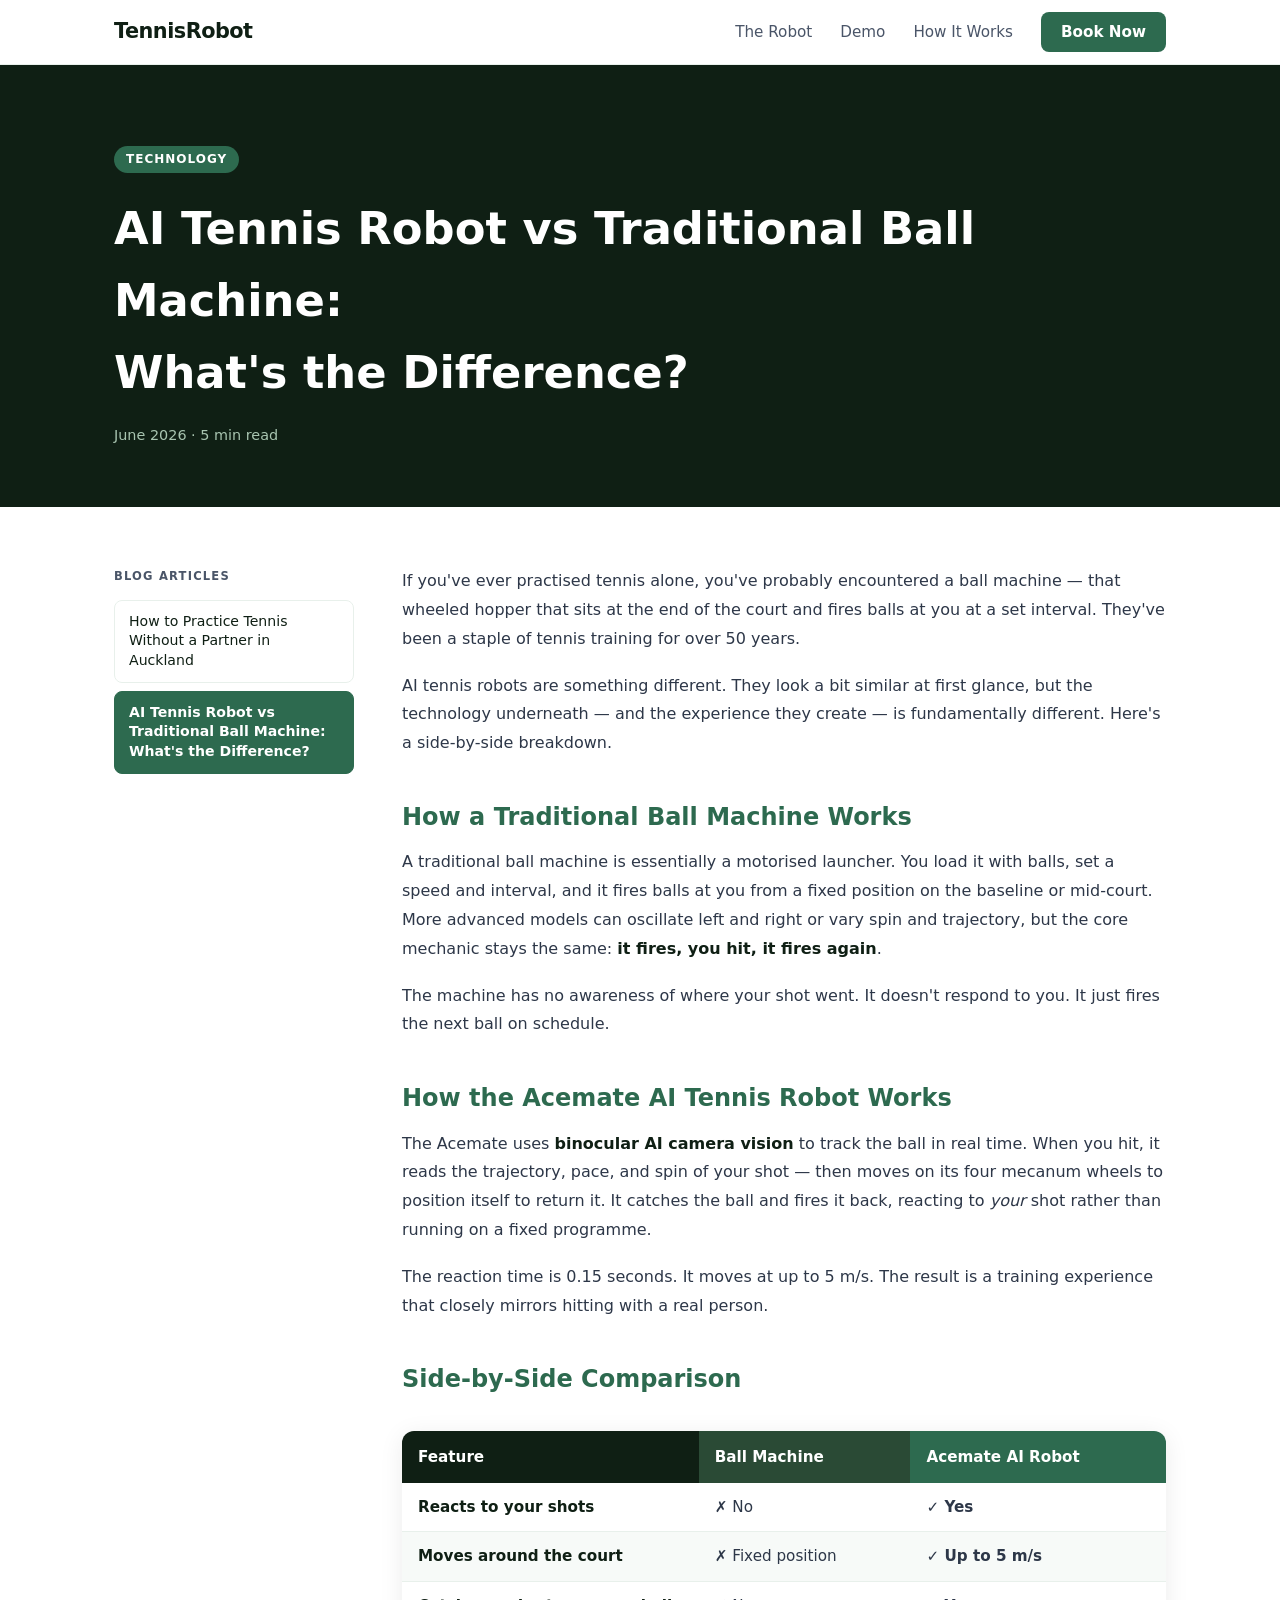
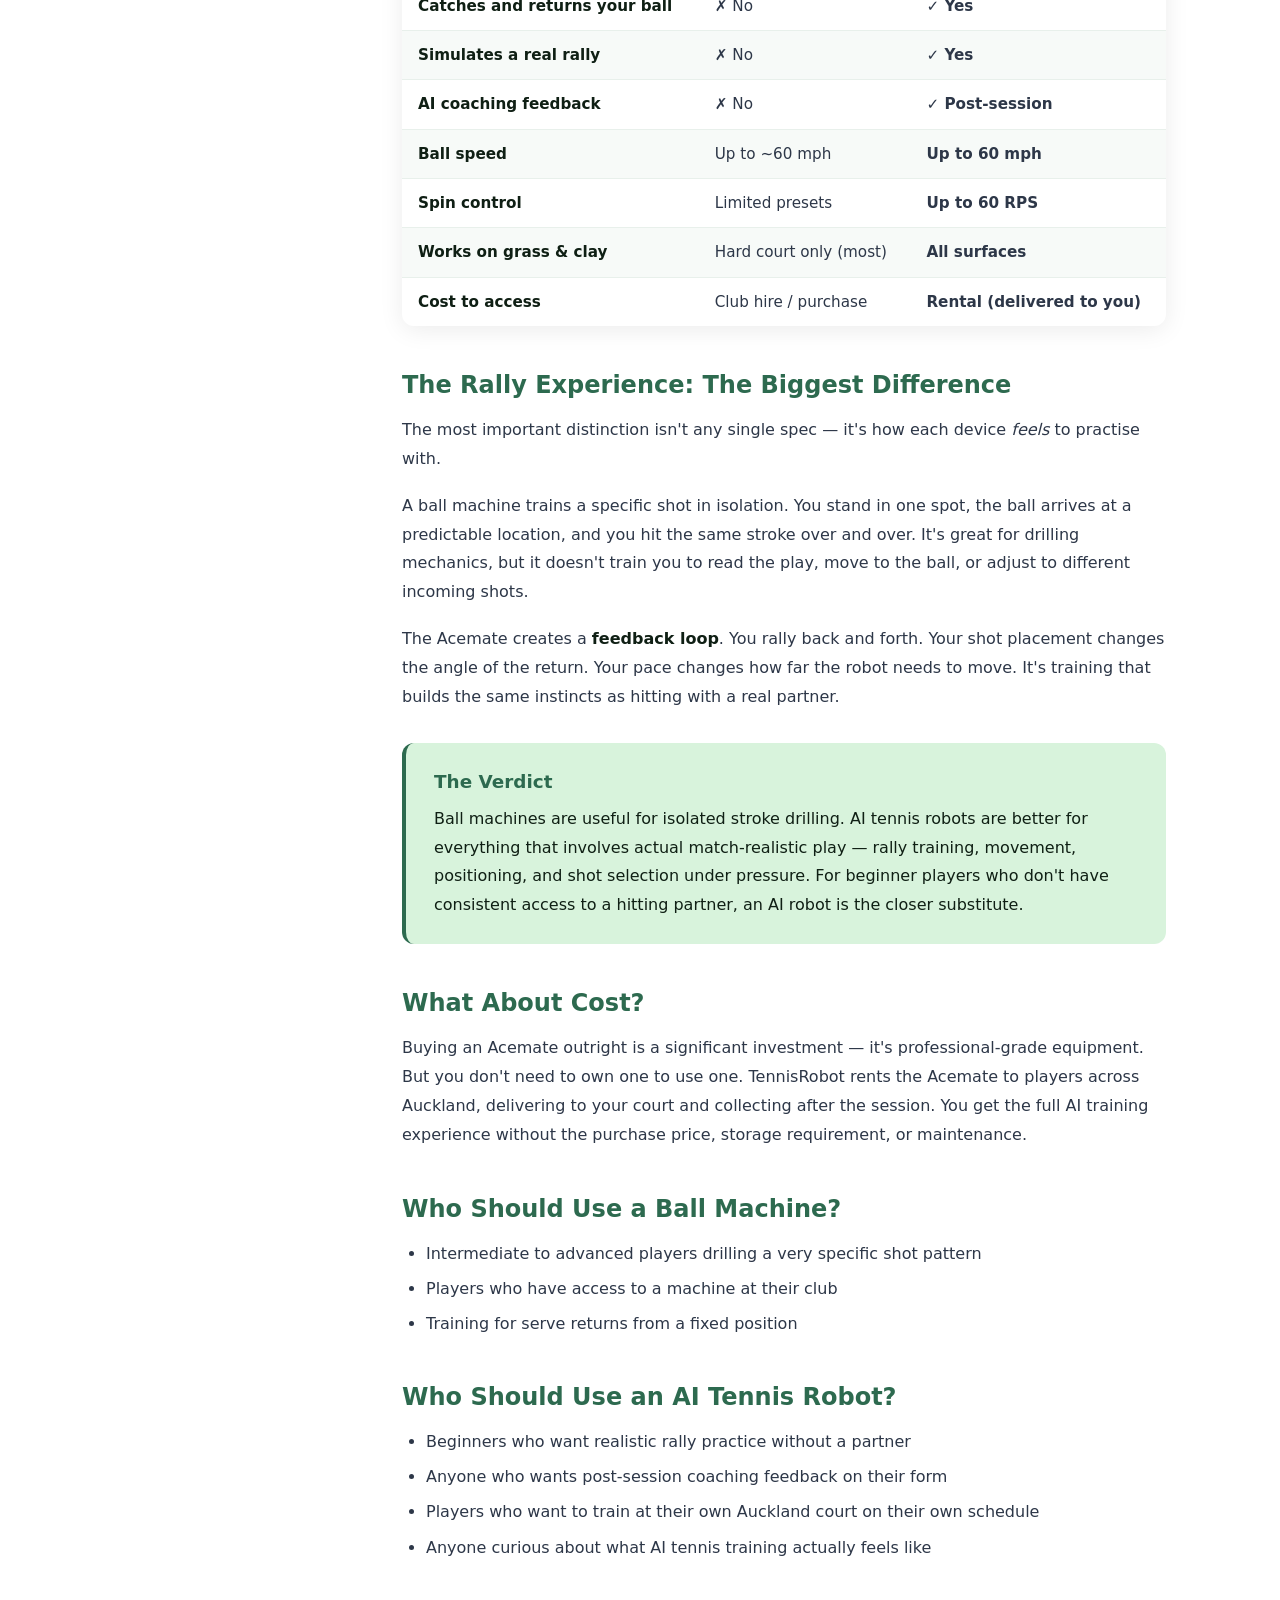
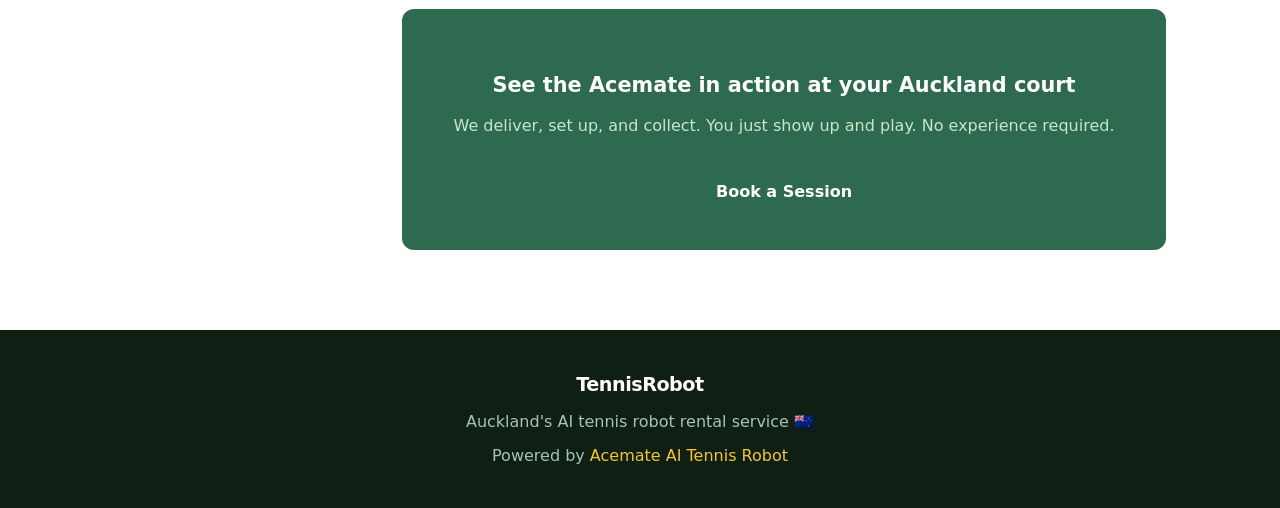
<file: blog/ai-tennis-robot-vs-ball-machine.html>
<!DOCTYPE html>
<html lang="en">
<head>
  <meta charset="UTF-8" />
  <meta name="viewport" content="width=device-width, initial-scale=1.0" />
  <title>AI Tennis Robot vs Ball Machine — What's the Difference? | TennisRobot</title>
  <meta name="description" content="Traditional ball machines vs AI tennis robots like the Acemate — a side-by-side comparison of how they work, who they suit, and what they cost." />
  <link rel="canonical" href="https://www.tennisrobot.co.nz/blog/ai-tennis-robot-vs-ball-machine.html" />

  <meta property="og:type" content="article" />
  <meta property="og:url" content="https://www.tennisrobot.co.nz/blog/ai-tennis-robot-vs-ball-machine.html" />
  <meta property="og:title" content="AI Tennis Robot vs Traditional Ball Machine: What's the Difference?" />
  <meta property="og:description" content="Ball machines vs AI tennis robots — a side-by-side comparison of how they work, who they suit, and what they cost." />
  <meta property="og:image" content="https://www.tennisrobot.co.nz/images/acemate-2-crop.webp" />

  <script type="application/ld+json">
  {
    "@context": "https://schema.org",
    "@type": "Article",
    "headline": "AI Tennis Robot vs Traditional Ball Machine: What's the Difference?",
    "description": "Ball machines have been around for decades. AI tennis robots like the Acemate are something completely different — here's a side-by-side comparison.",
    "url": "https://www.tennisrobot.co.nz/blog/ai-tennis-robot-vs-ball-machine.html",
    "datePublished": "2026-06-15",
    "publisher": {
      "@type": "Organization",
      "name": "TennisRobot",
      "url": "https://www.tennisrobot.co.nz"
    }
  }
  </script>

  <style>
    *, *::before, *::after { box-sizing: border-box; margin: 0; padding: 0; }
    :root {
      --green: #2d6a4f; --green-light: #40916c; --green-pale: #d8f3dc;
      --yellow: #f4c430; --dark: #0f1f14; --gray: #4a5568;
      --light: #f7faf8; --white: #ffffff; --radius: 12px;
      --shadow: 0 4px 24px rgba(0,0,0,0.08);
    }
    html { scroll-behavior: smooth; }
    body { font-family: 'Segoe UI', system-ui, sans-serif; color: var(--dark); background: var(--white); line-height: 1.6; }
    .container { max-width: 1100px; margin: 0 auto; padding: 0 24px; }
    .btn-primary { display: inline-block; background: var(--green); color: var(--white); padding: 14px 32px; border-radius: 8px; font-weight: 700; font-size: 1rem; text-decoration: none; border: none; cursor: pointer; transition: background 0.2s, transform 0.15s; }
    .btn-primary:hover { background: var(--green-light); transform: translateY(-2px); }
    .nav { position: sticky; top: 0; z-index: 100; background: rgba(255,255,255,0.95); backdrop-filter: blur(8px); border-bottom: 1px solid #e8f0eb; }
    .nav-inner { display: flex; align-items: center; justify-content: space-between; height: 64px; }
    .logo { font-size: 1.3rem; font-weight: 900; color: var(--dark); text-decoration: none; letter-spacing: -0.5px; }
    nav { display: flex; align-items: center; gap: 28px; }
    nav a { text-decoration: none; color: var(--gray); font-weight: 500; font-size: 0.95rem; transition: color 0.2s; }
    nav a:hover { color: var(--green); }
    .btn-nav { background: var(--green); color: var(--white) !important; padding: 8px 20px; border-radius: 8px; font-weight: 700 !important; }
    .btn-nav:hover { background: var(--green-light); }
    .footer { background: var(--dark); color: #a8c4b0; padding: 40px 0; text-align: center; }
    .footer-inner { display: flex; flex-direction: column; align-items: center; gap: 8px; }
    .footer .logo { font-size: 1.2rem; color: var(--white); }
    .footer a { color: var(--yellow); text-decoration: none; }
    .footer a:hover { text-decoration: underline; }
    @media (max-width: 768px) { nav a:not(.btn-nav) { display: none; } }
  </style>
  <style>
    .blog-hero {
      background: var(--dark);
      color: var(--white);
      padding: 80px 0 60px;
    }
    .blog-hero .blog-tag {
      display: inline-block;
      background: var(--green);
      color: var(--white);
      font-size: 0.75rem;
      font-weight: 700;
      text-transform: uppercase;
      letter-spacing: 1px;
      padding: 4px 12px;
      border-radius: 20px;
      margin-bottom: 20px;
    }
    .blog-hero h1 { color: var(--white); font-size: clamp(1.8rem, 4vw, 2.8rem); margin-bottom: 16px; }
    .blog-hero .meta { color: #a8c4b0; font-size: 0.9rem; }

    .blog-layout { display: grid; grid-template-columns: 240px 1fr; gap: 48px; max-width: 1100px; margin: 0 auto; padding: 60px 24px 80px; align-items: start; }
    .blog-sidebar { position: sticky; top: 80px; }
    .sidebar-title { font-size: 0.72rem; font-weight: 700; text-transform: uppercase; letter-spacing: 1.2px; color: var(--gray); margin-bottom: 14px; }
    .sidebar-link { display: block; padding: 11px 14px; border-radius: 8px; text-decoration: none; color: var(--dark); font-size: 0.88rem; font-weight: 500; line-height: 1.4; margin-bottom: 8px; border: 1.5px solid #e8f0eb; transition: all 0.2s; }
    .sidebar-link:hover { border-color: var(--green); color: var(--green); }
    .sidebar-link.active { background: var(--green); color: var(--white); border-color: var(--green); font-weight: 700; }
    .blog-content { min-width: 0; }
    .blog-content h2 { font-size: 1.5rem; margin: 40px 0 12px; color: var(--green); }
    .blog-content h3 { font-size: 1.15rem; margin: 28px 0 8px; }
    .blog-content p { color: #2d3748; margin-bottom: 18px; line-height: 1.8; }
    .blog-content ul { margin: 0 0 18px 24px; }
    .blog-content ul li { color: #2d3748; margin-bottom: 8px; line-height: 1.7; }
    .blog-content strong { color: var(--dark); }
    @media (max-width: 768px) { .blog-layout { grid-template-columns: 1fr; } .blog-sidebar { position: static; } }

    /* Comparison table */
    .compare-table {
      width: 100%;
      border-collapse: collapse;
      margin: 32px 0;
      font-size: 0.95rem;
      border-radius: var(--radius);
      overflow: hidden;
      box-shadow: var(--shadow);
    }
    .compare-table th {
      background: var(--dark);
      color: var(--white);
      padding: 14px 16px;
      text-align: left;
      font-weight: 700;
    }
    .compare-table th:first-child { background: var(--dark); }
    .compare-table th:nth-child(2) { background: #2a4a35; }
    .compare-table th:nth-child(3) { background: var(--green); }
    .compare-table td {
      padding: 12px 16px;
      border-bottom: 1px solid #e8f0eb;
      color: #2d3748;
      vertical-align: top;
    }
    .compare-table tr:last-child td { border-bottom: none; }
    .compare-table tr:nth-child(even) td { background: var(--light); }
    .compare-table td:first-child { font-weight: 600; color: var(--dark); }
    .win { color: var(--green); font-weight: 700; }

    .verdict-box {
      background: var(--green-pale);
      border-radius: var(--radius);
      padding: 24px 28px;
      margin: 32px 0;
      border-left: 4px solid var(--green);
    }
    .verdict-box h3 { color: var(--green); margin: 0 0 8px; }
    .verdict-box p { margin: 0; color: var(--dark); }

    .cta-box {
      background: var(--green);
      color: var(--white);
      border-radius: var(--radius);
      padding: 32px;
      text-align: center;
      margin: 48px 0 0;
    }
    .cta-box h3 { color: var(--white); font-size: 1.3rem; margin-bottom: 10px; }
    .cta-box p { color: #c8e6c9; margin-bottom: 24px; }
    .back-link { color: var(--green); font-weight: 600; text-decoration: none; font-size: 0.9rem; }
    .back-link:hover { text-decoration: underline; }
  </style>
</head>
<body>

  <!-- NAV -->
  <header class="nav">
    <div class="container nav-inner">
      <a href="https://www.tennisrobot.co.nz/" class="logo">TennisRobot</a>
      <nav>
        <a href="https://www.tennisrobot.co.nz/#about">The Robot</a>
        <a href="https://www.tennisrobot.co.nz/#demo">Demo</a>
        <a href="https://www.tennisrobot.co.nz/#how-it-works">How It Works</a>
        <a href="https://www.tennisrobot.co.nz/#contact" class="btn-nav">Book Now</a>
      </nav>
    </div>
  </header>

  <!-- HERO -->
  <section class="blog-hero">
    <div class="container">
      <span class="blog-tag">Technology</span>
      <h1>AI Tennis Robot vs Traditional Ball Machine:<br />What's the Difference?</h1>
      <p class="meta">June 2026 · 5 min read</p>
    </div>
  </section>

  <!-- ARTICLE BODY -->
  <div class="blog-layout">

    <!-- SIDEBAR -->
    <aside class="blog-sidebar">
      <p class="sidebar-title">Blog Articles</p>
      <a href="how-to-practice-tennis-without-a-partner.html" class="sidebar-link">How to Practice Tennis Without a Partner in Auckland</a>
      <a href="ai-tennis-robot-vs-ball-machine.html" class="sidebar-link active">AI Tennis Robot vs Traditional Ball Machine: What's the Difference?</a>
    </aside>

    <!-- MAIN CONTENT -->
    <article class="blog-content">
    <p style="margin-top: 0;">If you've ever practised tennis alone, you've probably encountered a ball machine — that wheeled hopper that sits at the end of the court and fires balls at you at a set interval. They've been a staple of tennis training for over 50 years.</p>

    <p>AI tennis robots are something different. They look a bit similar at first glance, but the technology underneath — and the experience they create — is fundamentally different. Here's a side-by-side breakdown.</p>

    <h2>How a Traditional Ball Machine Works</h2>

    <p>A traditional ball machine is essentially a motorised launcher. You load it with balls, set a speed and interval, and it fires balls at you from a fixed position on the baseline or mid-court. More advanced models can oscillate left and right or vary spin and trajectory, but the core mechanic stays the same: <strong>it fires, you hit, it fires again</strong>.</p>

    <p>The machine has no awareness of where your shot went. It doesn't respond to you. It just fires the next ball on schedule.</p>

    <h2>How the Acemate AI Tennis Robot Works</h2>

    <p>The Acemate uses <strong>binocular AI camera vision</strong> to track the ball in real time. When you hit, it reads the trajectory, pace, and spin of your shot — then moves on its four mecanum wheels to position itself to return it. It catches the ball and fires it back, reacting to <em>your</em> shot rather than running on a fixed programme.</p>

    <p>The reaction time is 0.15 seconds. It moves at up to 5 m/s. The result is a training experience that closely mirrors hitting with a real person.</p>

    <h2>Side-by-Side Comparison</h2>

    <table class="compare-table">
      <thead>
        <tr>
          <th>Feature</th>
          <th>Ball Machine</th>
          <th>Acemate AI Robot</th>
        </tr>
      </thead>
      <tbody>
        <tr>
          <td>Reacts to your shots</td>
          <td>✗ No</td>
          <td class="win">✓ Yes</td>
        </tr>
        <tr>
          <td>Moves around the court</td>
          <td>✗ Fixed position</td>
          <td class="win">✓ Up to 5 m/s</td>
        </tr>
        <tr>
          <td>Catches and returns your ball</td>
          <td>✗ No</td>
          <td class="win">✓ Yes</td>
        </tr>
        <tr>
          <td>Simulates a real rally</td>
          <td>✗ No</td>
          <td class="win">✓ Yes</td>
        </tr>
        <tr>
          <td>AI coaching feedback</td>
          <td>✗ No</td>
          <td class="win">✓ Post-session</td>
        </tr>
        <tr>
          <td>Ball speed</td>
          <td>Up to ~60 mph</td>
          <td class="win">Up to 60 mph</td>
        </tr>
        <tr>
          <td>Spin control</td>
          <td>Limited presets</td>
          <td class="win">Up to 60 RPS</td>
        </tr>
        <tr>
          <td>Works on grass & clay</td>
          <td>Hard court only (most)</td>
          <td class="win">All surfaces</td>
        </tr>
        <tr>
          <td>Cost to access</td>
          <td>Club hire / purchase</td>
          <td class="win">Rental (delivered to you)</td>
        </tr>
      </tbody>
    </table>

    <h2>The Rally Experience: The Biggest Difference</h2>

    <p>The most important distinction isn't any single spec — it's how each device <em>feels</em> to practise with.</p>

    <p>A ball machine trains a specific shot in isolation. You stand in one spot, the ball arrives at a predictable location, and you hit the same stroke over and over. It's great for drilling mechanics, but it doesn't train you to read the play, move to the ball, or adjust to different incoming shots.</p>

    <p>The Acemate creates a <strong>feedback loop</strong>. You rally back and forth. Your shot placement changes the angle of the return. Your pace changes how far the robot needs to move. It's training that builds the same instincts as hitting with a real partner.</p>

    <div class="verdict-box">
      <h3>The Verdict</h3>
      <p>Ball machines are useful for isolated stroke drilling. AI tennis robots are better for everything that involves actual match-realistic play — rally training, movement, positioning, and shot selection under pressure. For beginner players who don't have consistent access to a hitting partner, an AI robot is the closer substitute.</p>
    </div>

    <h2>What About Cost?</h2>

    <p>Buying an Acemate outright is a significant investment — it's professional-grade equipment. But you don't need to own one to use one. TennisRobot rents the Acemate to players across Auckland, delivering to your court and collecting after the session. You get the full AI training experience without the purchase price, storage requirement, or maintenance.</p>

    <h2>Who Should Use a Ball Machine?</h2>

    <ul>
      <li>Intermediate to advanced players drilling a very specific shot pattern</li>
      <li>Players who have access to a machine at their club</li>
      <li>Training for serve returns from a fixed position</li>
    </ul>

    <h2>Who Should Use an AI Tennis Robot?</h2>

    <ul>
      <li>Beginners who want realistic rally practice without a partner</li>
      <li>Anyone who wants post-session coaching feedback on their form</li>
      <li>Players who want to train at their own Auckland court on their own schedule</li>
      <li>Anyone curious about what AI tennis training actually feels like</li>
    </ul>

    <!-- CTA -->
    <div class="cta-box">
      <h3>See the Acemate in action at your Auckland court</h3>
      <p>We deliver, set up, and collect. You just show up and play. No experience required.</p>
      <a href="https://www.tennisrobot.co.nz/#contact" class="btn-primary">Book a Session</a>
    </div>
  </article>
  </div><!-- end blog-layout -->

  <!-- FOOTER -->
  <footer class="footer">
    <div class="container footer-inner">
      <p class="logo">TennisRobot</p>
      <p>Auckland's AI tennis robot rental service 🇳🇿</p>
      <p>Powered by <a href="https://www.acematetennis.com" target="_blank" rel="noopener">Acemate AI Tennis Robot</a></p>
    </div>
  </footer>

</body>
</html>
</file>
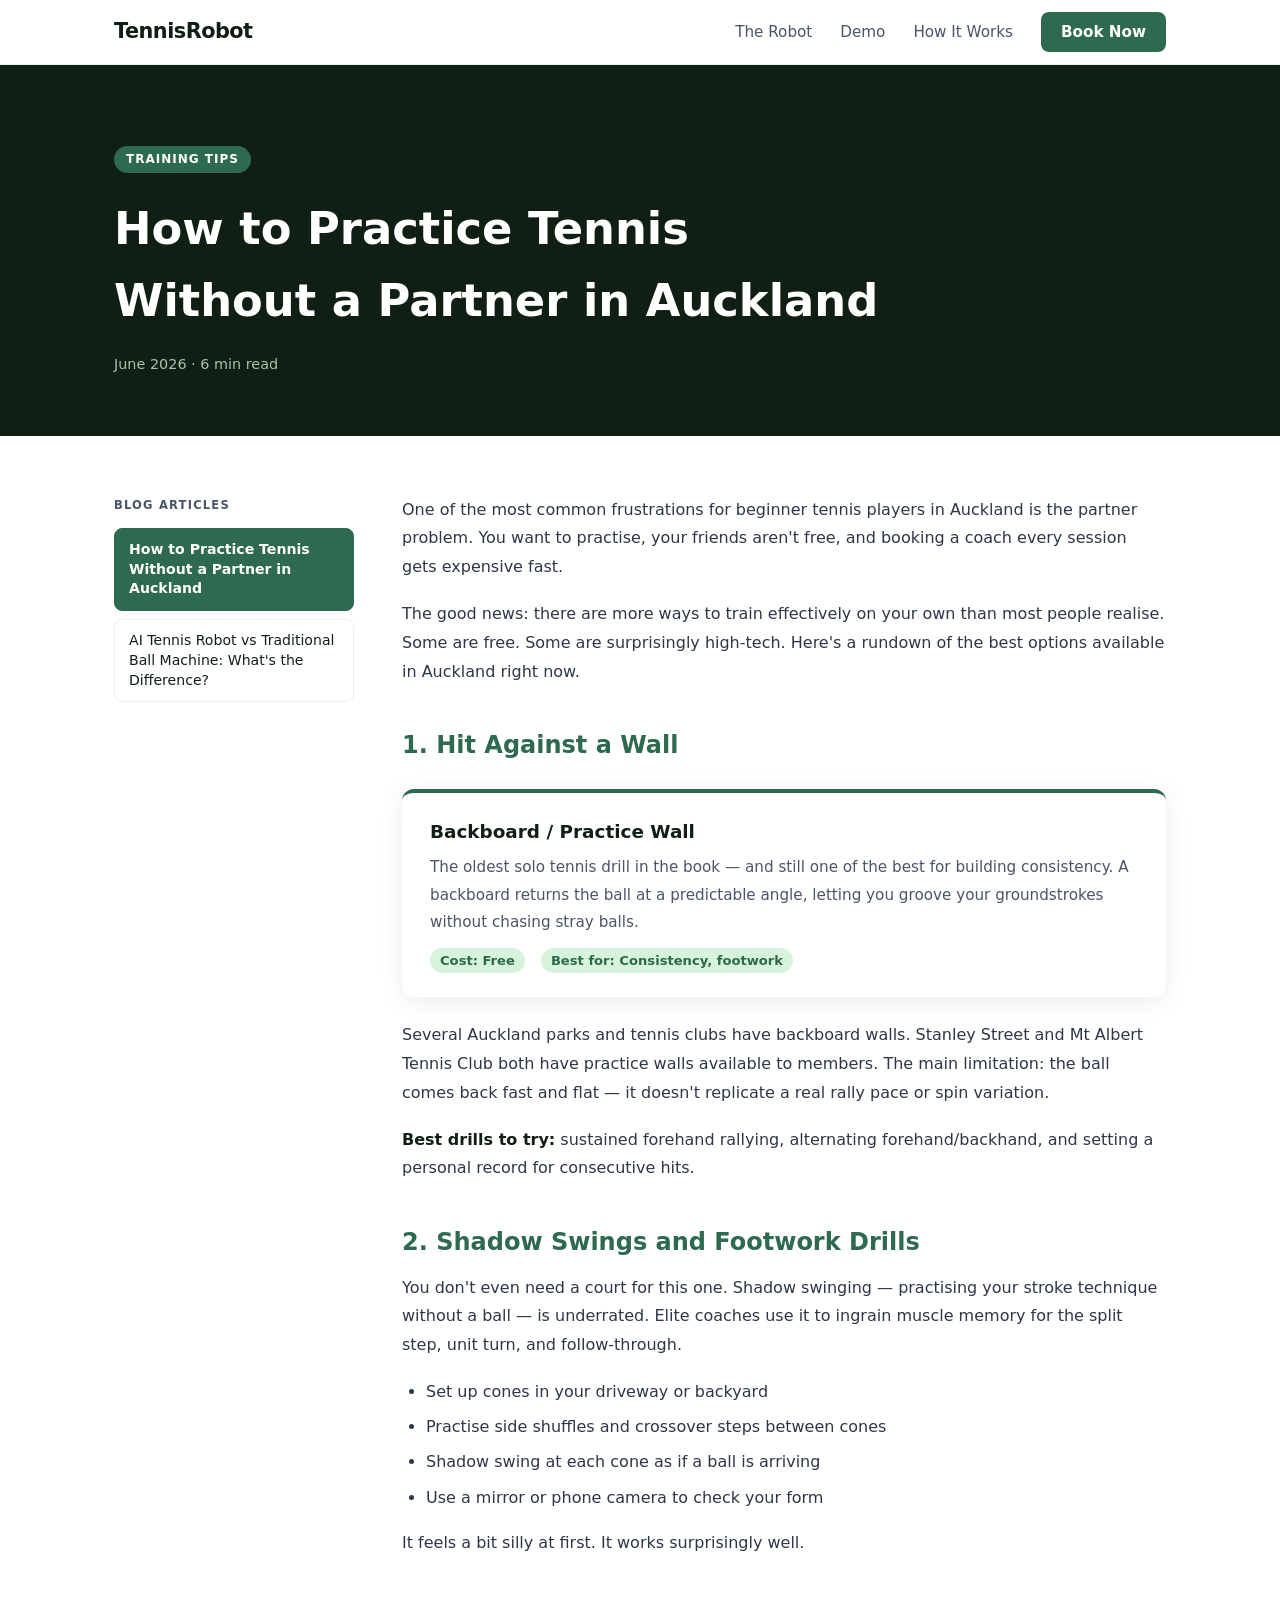
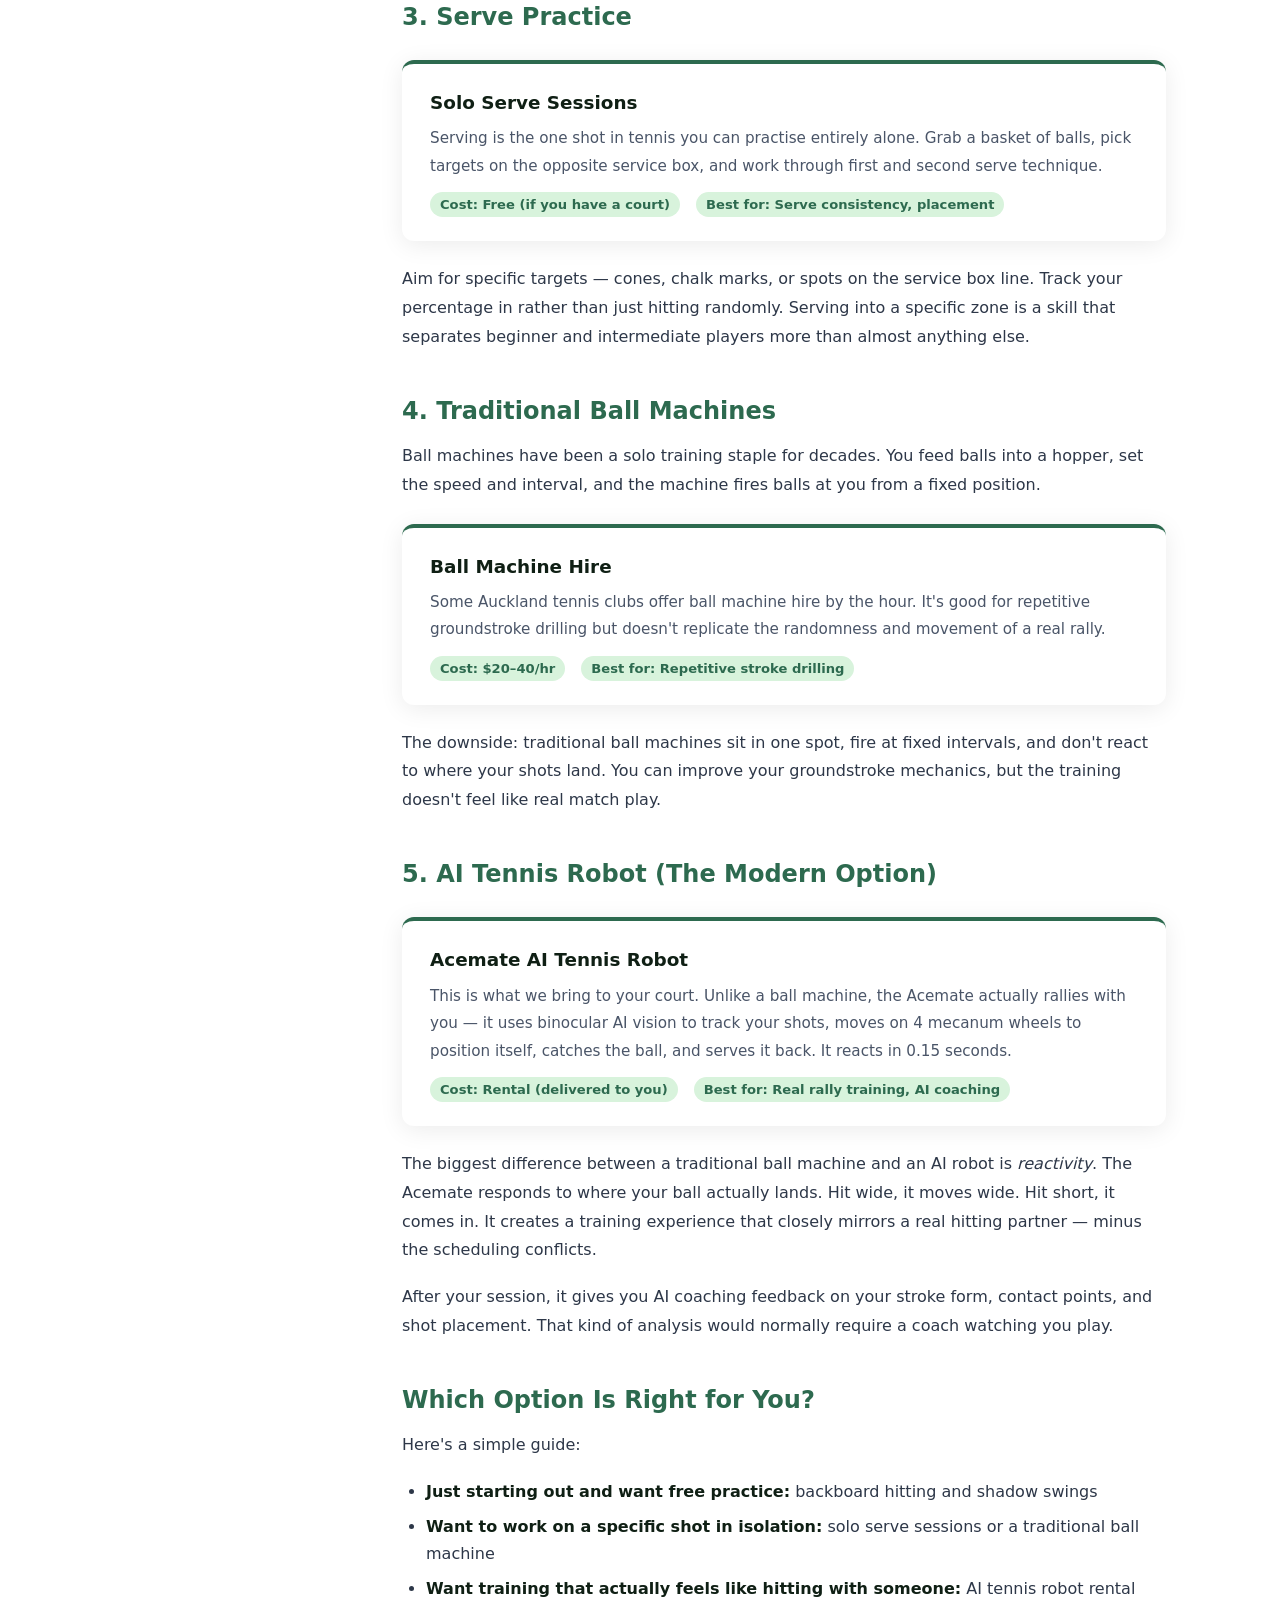
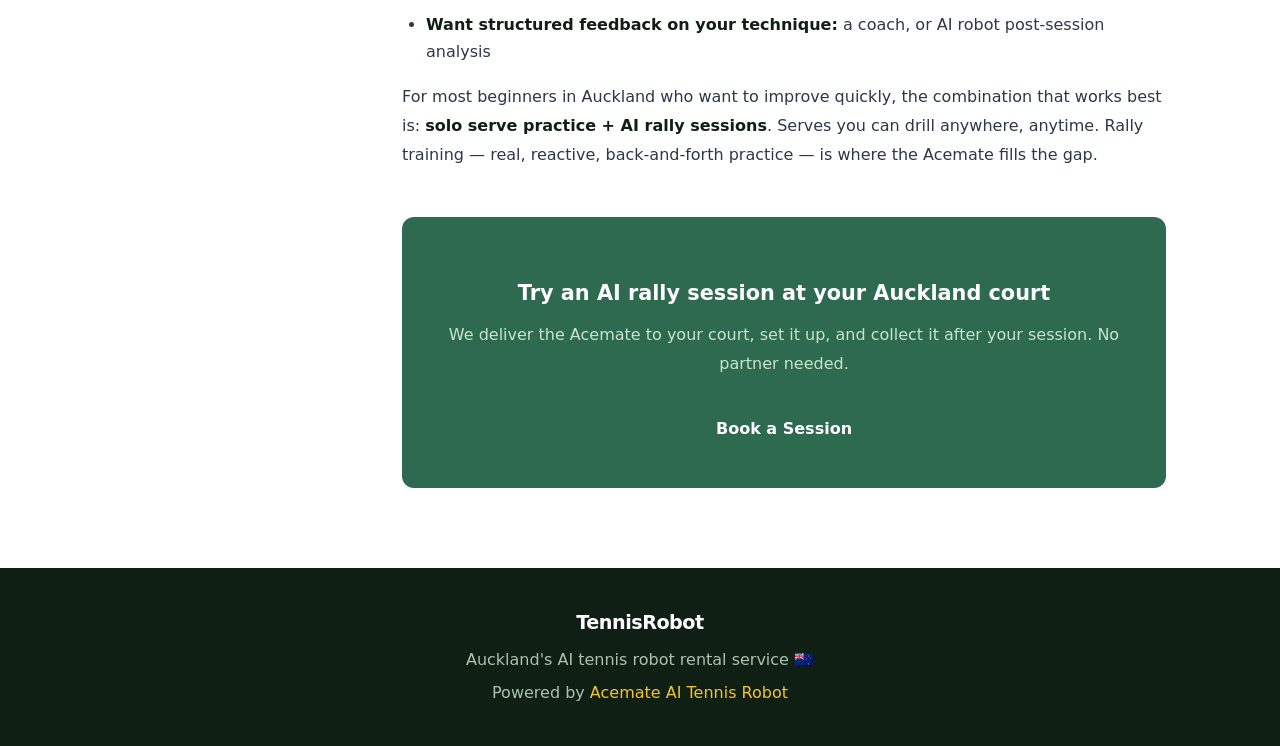
<file: blog/how-to-practice-tennis-without-a-partner.html>
<!DOCTYPE html>
<html lang="en">
<head>
  <meta charset="UTF-8" />
  <meta name="viewport" content="width=device-width, initial-scale=1.0" />
  <title>How to Practice Tennis Without a Partner in Auckland | TennisRobot</title>
  <meta name="description" content="No hitting partner? Here are the best ways to practice tennis alone in Auckland — wall hitting, ball machines, AI robots, and more." />
  <link rel="canonical" href="https://www.tennisrobot.co.nz/blog/how-to-practice-tennis-without-a-partner.html" />

  <meta property="og:type" content="article" />
  <meta property="og:url" content="https://www.tennisrobot.co.nz/blog/how-to-practice-tennis-without-a-partner.html" />
  <meta property="og:title" content="How to Practice Tennis Without a Partner in Auckland" />
  <meta property="og:description" content="No hitting partner? Here are the best ways to practice tennis alone in Auckland." />
  <meta property="og:image" content="https://www.tennisrobot.co.nz/images/acemate-2-crop.webp" />

  <script type="application/ld+json">
  {
    "@context": "https://schema.org",
    "@type": "Article",
    "headline": "How to Practice Tennis Without a Partner in Auckland",
    "description": "No hitting partner? Here are the best ways to practice tennis alone in Auckland — wall hitting, ball machines, AI robots, and more.",
    "url": "https://www.tennisrobot.co.nz/blog/how-to-practice-tennis-without-a-partner.html",
    "datePublished": "2026-06-15",
    "publisher": {
      "@type": "Organization",
      "name": "TennisRobot",
      "url": "https://www.tennisrobot.co.nz"
    }
  }
  </script>

  <style>
    *, *::before, *::after { box-sizing: border-box; margin: 0; padding: 0; }
    :root {
      --green: #2d6a4f; --green-light: #40916c; --green-pale: #d8f3dc;
      --yellow: #f4c430; --dark: #0f1f14; --gray: #4a5568;
      --light: #f7faf8; --white: #ffffff; --radius: 12px;
      --shadow: 0 4px 24px rgba(0,0,0,0.08);
    }
    html { scroll-behavior: smooth; }
    body { font-family: 'Segoe UI', system-ui, sans-serif; color: var(--dark); background: var(--white); line-height: 1.6; }
    .container { max-width: 1100px; margin: 0 auto; padding: 0 24px; }
    .btn-primary { display: inline-block; background: var(--green); color: var(--white); padding: 14px 32px; border-radius: 8px; font-weight: 700; font-size: 1rem; text-decoration: none; border: none; cursor: pointer; transition: background 0.2s, transform 0.15s; }
    .btn-primary:hover { background: var(--green-light); transform: translateY(-2px); }
    .nav { position: sticky; top: 0; z-index: 100; background: rgba(255,255,255,0.95); backdrop-filter: blur(8px); border-bottom: 1px solid #e8f0eb; }
    .nav-inner { display: flex; align-items: center; justify-content: space-between; height: 64px; }
    .logo { font-size: 1.3rem; font-weight: 900; color: var(--dark); text-decoration: none; letter-spacing: -0.5px; }
    nav { display: flex; align-items: center; gap: 28px; }
    nav a { text-decoration: none; color: var(--gray); font-weight: 500; font-size: 0.95rem; transition: color 0.2s; }
    nav a:hover { color: var(--green); }
    .btn-nav { background: var(--green); color: var(--white) !important; padding: 8px 20px; border-radius: 8px; font-weight: 700 !important; }
    .btn-nav:hover { background: var(--green-light); }
    .footer { background: var(--dark); color: #a8c4b0; padding: 40px 0; text-align: center; }
    .footer-inner { display: flex; flex-direction: column; align-items: center; gap: 8px; }
    .footer .logo { font-size: 1.2rem; color: var(--white); }
    .footer a { color: var(--yellow); text-decoration: none; }
    .footer a:hover { text-decoration: underline; }
    @media (max-width: 768px) { nav a:not(.btn-nav) { display: none; } }
  </style>
  <style>
    .blog-hero {
      background: var(--dark);
      color: var(--white);
      padding: 80px 0 60px;
    }
    .blog-hero .blog-tag {
      display: inline-block;
      background: var(--green);
      color: var(--white);
      font-size: 0.75rem;
      font-weight: 700;
      text-transform: uppercase;
      letter-spacing: 1px;
      padding: 4px 12px;
      border-radius: 20px;
      margin-bottom: 20px;
    }
    .blog-hero h1 { color: var(--white); font-size: clamp(1.8rem, 4vw, 2.8rem); margin-bottom: 16px; }
    .blog-hero .meta { color: #a8c4b0; font-size: 0.9rem; }

    .blog-layout { display: grid; grid-template-columns: 240px 1fr; gap: 48px; max-width: 1100px; margin: 0 auto; padding: 60px 24px 80px; align-items: start; }
    .blog-sidebar { position: sticky; top: 80px; }
    .sidebar-title { font-size: 0.72rem; font-weight: 700; text-transform: uppercase; letter-spacing: 1.2px; color: var(--gray); margin-bottom: 14px; }
    .sidebar-link { display: block; padding: 11px 14px; border-radius: 8px; text-decoration: none; color: var(--dark); font-size: 0.88rem; font-weight: 500; line-height: 1.4; margin-bottom: 8px; border: 1.5px solid #e8f0eb; transition: all 0.2s; }
    .sidebar-link:hover { border-color: var(--green); color: var(--green); }
    .sidebar-link.active { background: var(--green); color: var(--white); border-color: var(--green); font-weight: 700; }
    .blog-content { min-width: 0; }
    .blog-content h2 { font-size: 1.5rem; margin: 40px 0 12px; color: var(--green); }
    .blog-content h3 { font-size: 1.15rem; margin: 28px 0 8px; }
    .blog-content p { color: #2d3748; margin-bottom: 18px; line-height: 1.8; }
    .blog-content ul { margin: 0 0 18px 24px; }
    .blog-content ul li { color: #2d3748; margin-bottom: 8px; line-height: 1.7; }
    .blog-content strong { color: var(--dark); }
    @media (max-width: 768px) { .blog-layout { grid-template-columns: 1fr; } .blog-sidebar { position: static; } }

    .method-card {
      background: var(--white);
      border-radius: var(--radius);
      box-shadow: var(--shadow);
      padding: 24px 28px;
      margin: 24px 0;
      border-top: 4px solid var(--green);
    }
    .method-card h3 { margin: 0 0 8px; color: var(--dark); }
    .method-card p { margin: 0; color: var(--gray); font-size: 0.95rem; }
    .method-rating {
      display: flex;
      gap: 16px;
      margin-top: 12px;
      font-size: 0.82rem;
      color: var(--gray);
    }
    .method-rating span { background: var(--green-pale); color: var(--green); padding: 2px 10px; border-radius: 20px; font-weight: 600; }

    .cta-box {
      background: var(--green);
      color: var(--white);
      border-radius: var(--radius);
      padding: 32px;
      text-align: center;
      margin: 48px 0 0;
    }
    .cta-box h3 { color: var(--white); font-size: 1.3rem; margin-bottom: 10px; }
    .cta-box p { color: #c8e6c9; margin-bottom: 24px; }
    .back-link { color: var(--green); font-weight: 600; text-decoration: none; font-size: 0.9rem; }
    .back-link:hover { text-decoration: underline; }
  </style>
</head>
<body>

  <!-- NAV -->
  <header class="nav">
    <div class="container nav-inner">
      <a href="https://www.tennisrobot.co.nz/" class="logo">TennisRobot</a>
      <nav>
        <a href="https://www.tennisrobot.co.nz/#about">The Robot</a>
        <a href="https://www.tennisrobot.co.nz/#demo">Demo</a>
        <a href="https://www.tennisrobot.co.nz/#how-it-works">How It Works</a>
        <a href="https://www.tennisrobot.co.nz/#contact" class="btn-nav">Book Now</a>
      </nav>
    </div>
  </header>

  <!-- HERO -->
  <section class="blog-hero">
    <div class="container">
      <span class="blog-tag">Training Tips</span>
      <h1>How to Practice Tennis<br />Without a Partner in Auckland</h1>
      <p class="meta">June 2026 · 6 min read</p>
    </div>
  </section>

  <!-- ARTICLE BODY -->
  <div class="blog-layout">

    <!-- SIDEBAR -->
    <aside class="blog-sidebar">
      <p class="sidebar-title">Blog Articles</p>
      <a href="how-to-practice-tennis-without-a-partner.html" class="sidebar-link active">How to Practice Tennis Without a Partner in Auckland</a>
      <a href="ai-tennis-robot-vs-ball-machine.html" class="sidebar-link">AI Tennis Robot vs Traditional Ball Machine: What's the Difference?</a>
    </aside>

    <!-- MAIN CONTENT -->
    <article class="blog-content">
    <p style="margin-top: 0;">One of the most common frustrations for beginner tennis players in Auckland is the partner problem. You want to practise, your friends aren't free, and booking a coach every session gets expensive fast.</p>

    <p>The good news: there are more ways to train effectively on your own than most people realise. Some are free. Some are surprisingly high-tech. Here's a rundown of the best options available in Auckland right now.</p>

    <h2>1. Hit Against a Wall</h2>

    <div class="method-card">
      <h3>Backboard / Practice Wall</h3>
      <p>The oldest solo tennis drill in the book — and still one of the best for building consistency. A backboard returns the ball at a predictable angle, letting you groove your groundstrokes without chasing stray balls.</p>
      <div class="method-rating">
        <span>Cost: Free</span>
        <span>Best for: Consistency, footwork</span>
      </div>
    </div>

    <p>Several Auckland parks and tennis clubs have backboard walls. Stanley Street and Mt Albert Tennis Club both have practice walls available to members. The main limitation: the ball comes back fast and flat — it doesn't replicate a real rally pace or spin variation.</p>

    <p><strong>Best drills to try:</strong> sustained forehand rallying, alternating forehand/backhand, and setting a personal record for consecutive hits.</p>

    <h2>2. Shadow Swings and Footwork Drills</h2>

    <p>You don't even need a court for this one. Shadow swinging — practising your stroke technique without a ball — is underrated. Elite coaches use it to ingrain muscle memory for the split step, unit turn, and follow-through.</p>

    <ul>
      <li>Set up cones in your driveway or backyard</li>
      <li>Practise side shuffles and crossover steps between cones</li>
      <li>Shadow swing at each cone as if a ball is arriving</li>
      <li>Use a mirror or phone camera to check your form</li>
    </ul>

    <p>It feels a bit silly at first. It works surprisingly well.</p>

    <h2>3. Serve Practice</h2>

    <div class="method-card">
      <h3>Solo Serve Sessions</h3>
      <p>Serving is the one shot in tennis you can practise entirely alone. Grab a basket of balls, pick targets on the opposite service box, and work through first and second serve technique.</p>
      <div class="method-rating">
        <span>Cost: Free (if you have a court)</span>
        <span>Best for: Serve consistency, placement</span>
      </div>
    </div>

    <p>Aim for specific targets — cones, chalk marks, or spots on the service box line. Track your percentage in rather than just hitting randomly. Serving into a specific zone is a skill that separates beginner and intermediate players more than almost anything else.</p>

    <h2>4. Traditional Ball Machines</h2>

    <p>Ball machines have been a solo training staple for decades. You feed balls into a hopper, set the speed and interval, and the machine fires balls at you from a fixed position.</p>

    <div class="method-card">
      <h3>Ball Machine Hire</h3>
      <p>Some Auckland tennis clubs offer ball machine hire by the hour. It's good for repetitive groundstroke drilling but doesn't replicate the randomness and movement of a real rally.</p>
      <div class="method-rating">
        <span>Cost: $20–40/hr</span>
        <span>Best for: Repetitive stroke drilling</span>
      </div>
    </div>

    <p>The downside: traditional ball machines sit in one spot, fire at fixed intervals, and don't react to where your shots land. You can improve your groundstroke mechanics, but the training doesn't feel like real match play.</p>

    <h2>5. AI Tennis Robot (The Modern Option)</h2>

    <div class="method-card">
      <h3>Acemate AI Tennis Robot</h3>
      <p>This is what we bring to your court. Unlike a ball machine, the Acemate actually rallies with you — it uses binocular AI vision to track your shots, moves on 4 mecanum wheels to position itself, catches the ball, and serves it back. It reacts in 0.15 seconds.</p>
      <div class="method-rating">
        <span>Cost: Rental (delivered to you)</span>
        <span>Best for: Real rally training, AI coaching</span>
      </div>
    </div>

    <p>The biggest difference between a traditional ball machine and an AI robot is <em>reactivity</em>. The Acemate responds to where your ball actually lands. Hit wide, it moves wide. Hit short, it comes in. It creates a training experience that closely mirrors a real hitting partner — minus the scheduling conflicts.</p>

    <p>After your session, it gives you AI coaching feedback on your stroke form, contact points, and shot placement. That kind of analysis would normally require a coach watching you play.</p>

    <h2>Which Option Is Right for You?</h2>

    <p>Here's a simple guide:</p>

    <ul>
      <li><strong>Just starting out and want free practice:</strong> backboard hitting and shadow swings</li>
      <li><strong>Want to work on a specific shot in isolation:</strong> solo serve sessions or a traditional ball machine</li>
      <li><strong>Want training that actually feels like hitting with someone:</strong> AI tennis robot rental</li>
      <li><strong>Want structured feedback on your technique:</strong> a coach, or AI robot post-session analysis</li>
    </ul>

    <p>For most beginners in Auckland who want to improve quickly, the combination that works best is: <strong>solo serve practice + AI rally sessions</strong>. Serves you can drill anywhere, anytime. Rally training — real, reactive, back-and-forth practice — is where the Acemate fills the gap.</p>

    <!-- CTA -->
    <div class="cta-box">
      <h3>Try an AI rally session at your Auckland court</h3>
      <p>We deliver the Acemate to your court, set it up, and collect it after your session. No partner needed.</p>
      <a href="https://www.tennisrobot.co.nz/#contact" class="btn-primary">Book a Session</a>
    </div>
  </article>
  </div><!-- end blog-layout -->

  <!-- FOOTER -->
  <footer class="footer">
    <div class="container footer-inner">
      <p class="logo">TennisRobot</p>
      <p>Auckland's AI tennis robot rental service 🇳🇿</p>
      <p>Powered by <a href="https://www.acematetennis.com" target="_blank" rel="noopener">Acemate AI Tennis Robot</a></p>
    </div>
  </footer>

</body>
</html>
</file>
